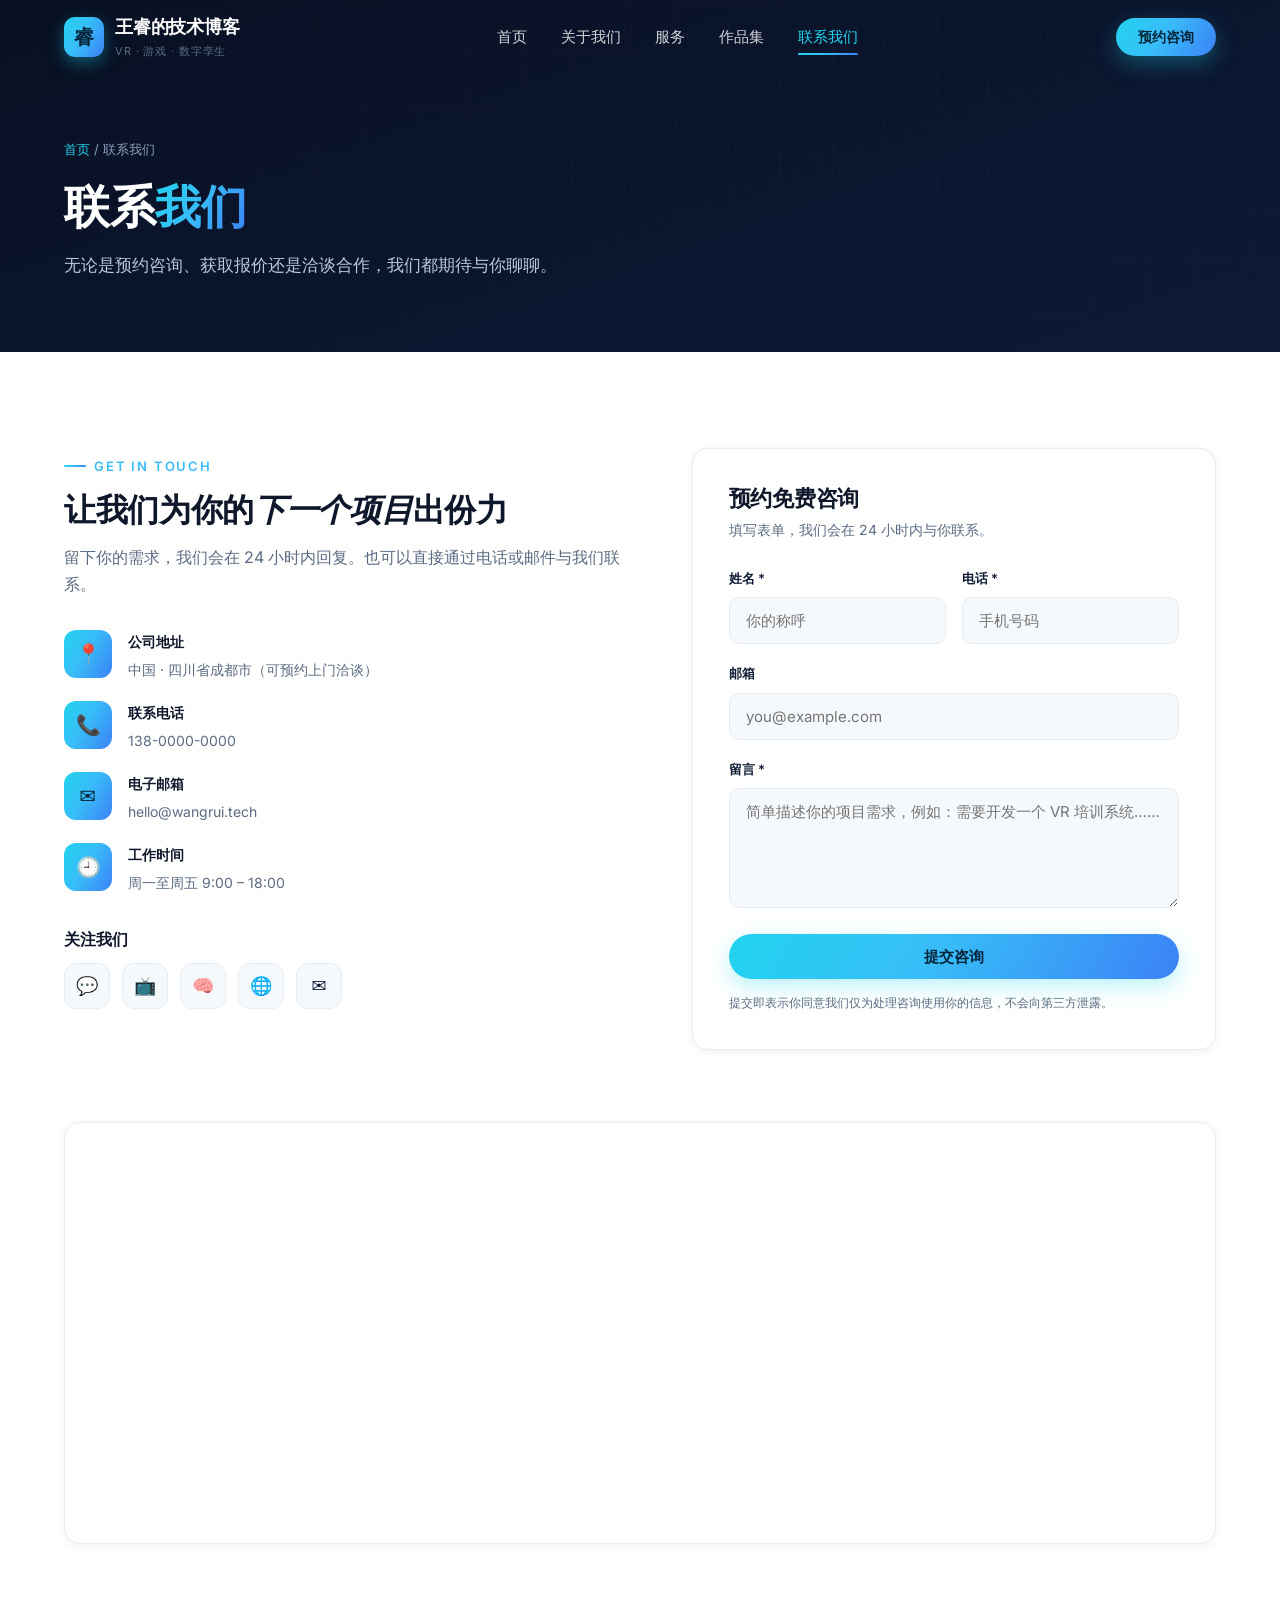
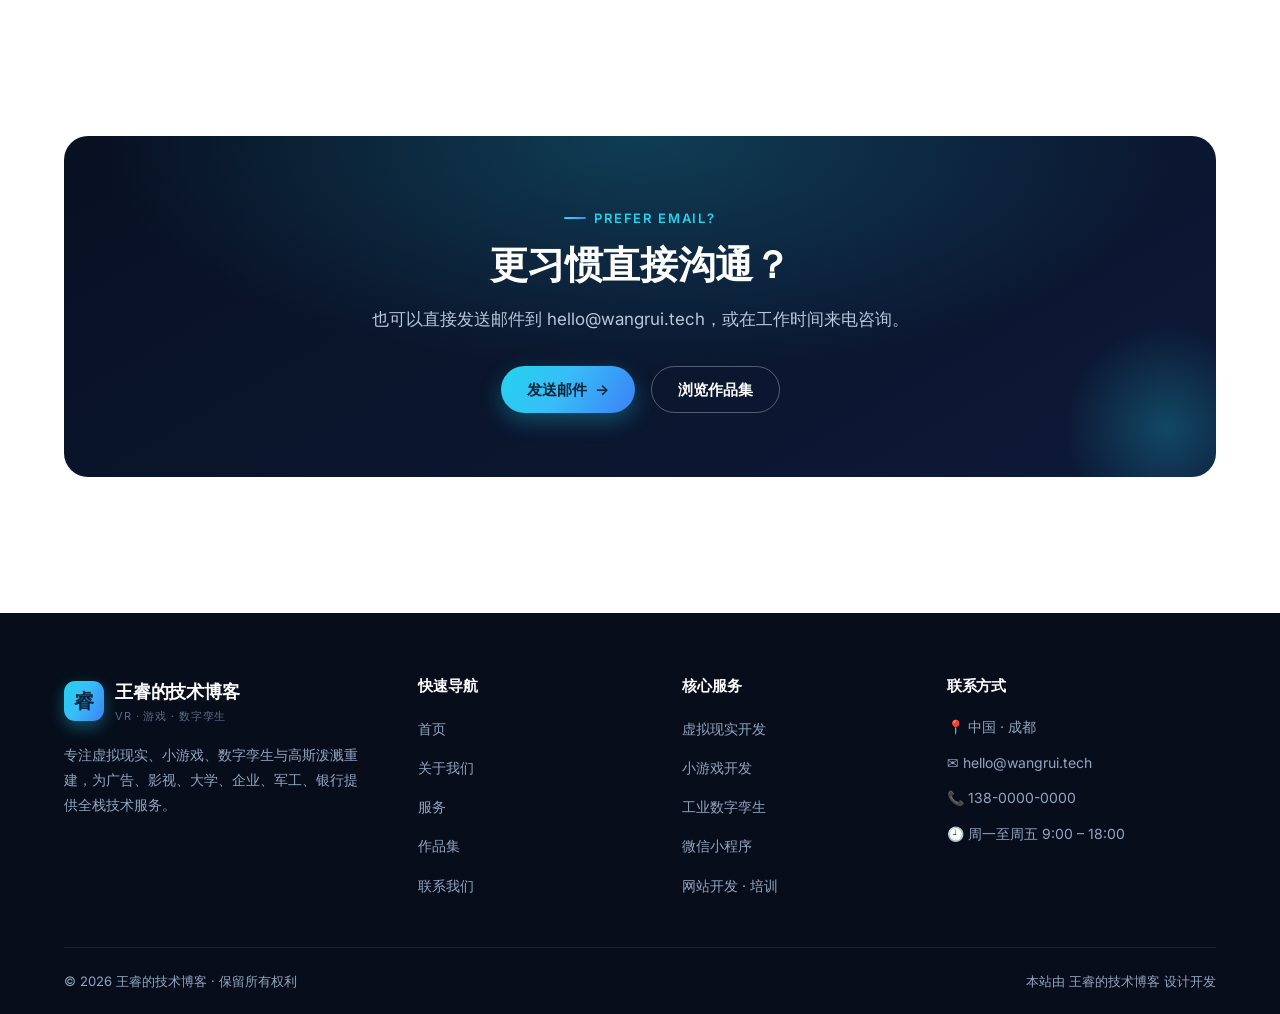
<file: contact.html>
<!DOCTYPE html>
<html lang="zh-CN">
<head>
  <meta charset="UTF-8">
  <meta name="viewport" content="width=device-width, initial-scale=1.0">
  <title>联系我们 | 王睿的技术博客 — 预约咨询与项目合作</title>
  <meta name="description" content="联系王睿的技术博客：预约免费咨询、获取虚拟现实 / 小游戏 / 数字孪生 / 网站开发方案与报价。电话、邮箱、在线表单多种方式，24 小时内回复。">
  <meta name="keywords" content="联系我们,虚拟现实咨询,小游戏开发报价,数字孪生合作,高斯泼溅,预约咨询,技术培训合作">
  <meta property="og:title" content="联系我们 | 王睿的技术博客">
  <meta property="og:type" content="website">
  <link rel="preconnect" href="https://fonts.googleapis.com">
  <link rel="preconnect" href="https://fonts.gstatic.com" crossorigin>
  <link href="https://fonts.googleapis.com/css2?family=Space+Grotesk:wght@400;500;600;700&family=Inter:wght@400;500;600;700&display=swap" rel="stylesheet">
  <link rel="stylesheet" href="assets/css/style.css">
</head>
<body>

  <!-- ===== 页眉 ===== -->
  <header class="site-header">
    <div class="container">
      <a href="index.html" class="logo" aria-label="王睿的技术博客 首页">
        <span class="logo-mark">睿</span>
        <span class="logo-text">王睿的技术博客<small>VR · 游戏 · 数字孪生</small></span>
      </a>
      <nav class="nav" aria-label="主导航">
        <a class="nav-link" href="index.html">首页</a>
        <a class="nav-link" href="about.html">关于我们</a>
        <a class="nav-link" href="services.html">服务</a>
        <a class="nav-link" href="listings.html">作品集</a>
        <a class="nav-link" href="contact.html">联系我们</a>
      </nav>
      <div class="header-cta">
        <a href="contact.html" class="btn btn-primary btn-header">预约咨询</a>
        <button class="nav-toggle" aria-label="打开菜单" aria-expanded="false"><span></span><span></span><span></span></button>
      </div>
    </div>
  </header>

  <div class="mobile-menu" aria-hidden="true">
    <a href="index.html">首页</a>
    <a href="about.html">关于我们</a>
    <a href="services.html">服务</a>
    <a href="listings.html">作品集</a>
    <a href="contact.html">联系我们</a>
    <a href="contact.html" class="btn btn-primary">预约咨询</a>
  </div>

  <main>
    <!-- ===== 页头 ===== -->
    <section class="page-hero">
      <div class="container">
        <div class="crumb"><a href="index.html">首页</a> / 联系我们</div>
        <h1>联系<em>我们</em></h1>
        <p>无论是预约咨询、获取报价还是洽谈合作，我们都期待与你聊聊。</p>
      </div>
    </section>

    <!-- ===== 联系区块 ===== -->
    <section class="section">
      <div class="container">
        <div class="contact-grid">
          <!-- 左侧信息 -->
          <div class="contact-info">
            <span class="eyebrow">Get In Touch</span>
            <h2>让我们为你的<em>下一个项目</em>出份力</h2>
            <p>留下你的需求，我们会在 24 小时内回复。也可以直接通过电话或邮件与我们联系。</p>

            <div class="info-list">
              <div class="info-item">
                <div class="ii">📍</div>
                <div><b>公司地址</b><span>中国 · 四川省成都市（可预约上门洽谈）</span></div>
              </div>
              <div class="info-item">
                <div class="ii">📞</div>
                <div><b>联系电话</b><a href="tel:+8613800000000">138-0000-0000</a></div>
              </div>
              <div class="info-item">
                <div class="ii">✉️</div>
                <div><b>电子邮箱</b><a href="mailto:hello@wangrui.tech">hello@wangrui.tech</a></div>
              </div>
              <div class="info-item">
                <div class="ii">🕘</div>
                <div><b>工作时间</b><span>周一至周五 9:00 – 18:00</span></div>
              </div>
            </div>

            <h3 style="font-size:16px;margin-bottom:14px;">关注我们</h3>
            <div class="socials">
              <a class="social-btn" href="#" aria-label="微信"><span>💬</span></a>
              <a class="social-btn" href="#" aria-label="哔哩哔哩"><span>📺</span></a>
              <a class="social-btn" href="#" aria-label="知乎"><span>🧠</span></a>
              <a class="social-btn" href="#" aria-label="微博"><span>🌐</span></a>
              <a class="social-btn" href="mailto:hello@wangrui.tech" aria-label="邮箱"><span>✉️</span></a>
            </div>
          </div>

          <!-- 右侧表单 -->
          <div class="form-card">
            <h3>预约免费咨询</h3>
            <p class="fc-sub">填写表单，我们会在 24 小时内与你联系。</p>
            <form id="contact-form" novalidate>
              <div class="form-row">
                <div class="field">
                  <label for="name">姓名 *</label>
                  <input type="text" id="name" name="name" placeholder="你的称呼" required>
                </div>
                <div class="field">
                  <label for="phone">电话 *</label>
                  <input type="tel" id="phone" name="phone" placeholder="手机号码" required>
                </div>
              </div>
              <div class="field">
                <label for="email">邮箱</label>
                <input type="email" id="email" name="email" placeholder="you@example.com">
              </div>
              <div class="field">
                <label for="message">留言 *</label>
                <textarea id="message" name="message" placeholder="简单描述你的项目需求，例如：需要开发一个 VR 培训系统……" required></textarea>
              </div>
              <button type="submit" class="btn btn-primary" style="width:100%;">提交咨询</button>
              <p class="form-note">提交即表示你同意我们仅为处理咨询使用你的信息，不会向第三方泄露。</p>
              <div class="form-success" id="form-success">✅ 提交成功！我们会在 24 小时内与你联系。</div>
            </form>
          </div>
        </div>

        <!-- ===== 地图 ===== -->
        <div class="map-wrap">
          <iframe
            title="公司位置地图"
            src="https://www.openstreetmap.org/export/embed.html?bbox=103.95%2C30.55%2C104.15%2C30.72&layer=mapnik&marker=30.66%2C104.06"
            loading="lazy"
            referrerpolicy="no-referrer-when-downgrade"
            allowfullscreen></iframe>
        </div>
      </div>
    </section>

    <!-- ===== CTA ===== -->
    <section class="section">
      <div class="container">
        <div class="cta-band">
          <span class="eyebrow on-dark" style="justify-content:center">Prefer Email?</span>
          <h2>更习惯直接沟通？</h2>
          <p>也可以直接发送邮件到 hello@wangrui.tech，或在工作时间来电咨询。</p>
          <div class="hero-cta">
            <a href="mailto:hello@wangrui.tech" class="btn btn-primary">发送邮件 <span class="arr">→</span></a>
            <a href="listings.html" class="btn btn-ghost">浏览作品集</a>
          </div>
        </div>
      </div>
    </section>
  </main>

  <!-- ===== 页脚 ===== -->
  <footer class="site-footer">
    <div class="container">
      <div class="footer-top">
        <div class="footer-brand">
          <a href="index.html" class="logo" aria-label="王睿的技术博客">
            <span class="logo-mark">睿</span>
            <span class="logo-text">王睿的技术博客<small style="color:#5b6b83">VR · 游戏 · 数字孪生</small></span>
          </a>
          <p>专注虚拟现实、小游戏、数字孪生与高斯泼溅重建，为广告、影视、大学、企业、军工、银行提供全栈技术服务。</p>
        </div>
        <div class="footer-col">
          <h4>快速导航</h4>
          <ul>
            <li><a href="index.html">首页</a></li>
            <li><a href="about.html">关于我们</a></li>
            <li><a href="services.html">服务</a></li>
            <li><a href="listings.html">作品集</a></li>
            <li><a href="contact.html">联系我们</a></li>
          </ul>
        </div>
        <div class="footer-col">
          <h4>核心服务</h4>
          <ul>
            <li><a href="services.html">虚拟现实开发</a></li>
            <li><a href="services.html">小游戏开发</a></li>
            <li><a href="services.html">工业数字孪生</a></li>
            <li><a href="services.html">微信小程序</a></li>
            <li><a href="services.html">网站开发 · 培训</a></li>
          </ul>
        </div>
        <div class="footer-col">
          <h4>联系方式</h4>
          <div class="f-info">
            <span>📍 中国 · 成都</span>
            <a href="mailto:hello@wangrui.tech">✉️ hello@wangrui.tech</a>
            <a href="tel:+8613800000000">📞 138-0000-0000</a>
            <span>🕘 周一至周五 9:00 – 18:00</span>
          </div>
        </div>
      </div>
      <div class="footer-bottom">
        <span>© 2026 王睿的技术博客 · 保留所有权利</span>
        <span>本站由 王睿的技术博客 设计开发</span>
      </div>
    </div>
  </footer>

  <script src="assets/js/main.js"></script>
</body>
</html>
</file>
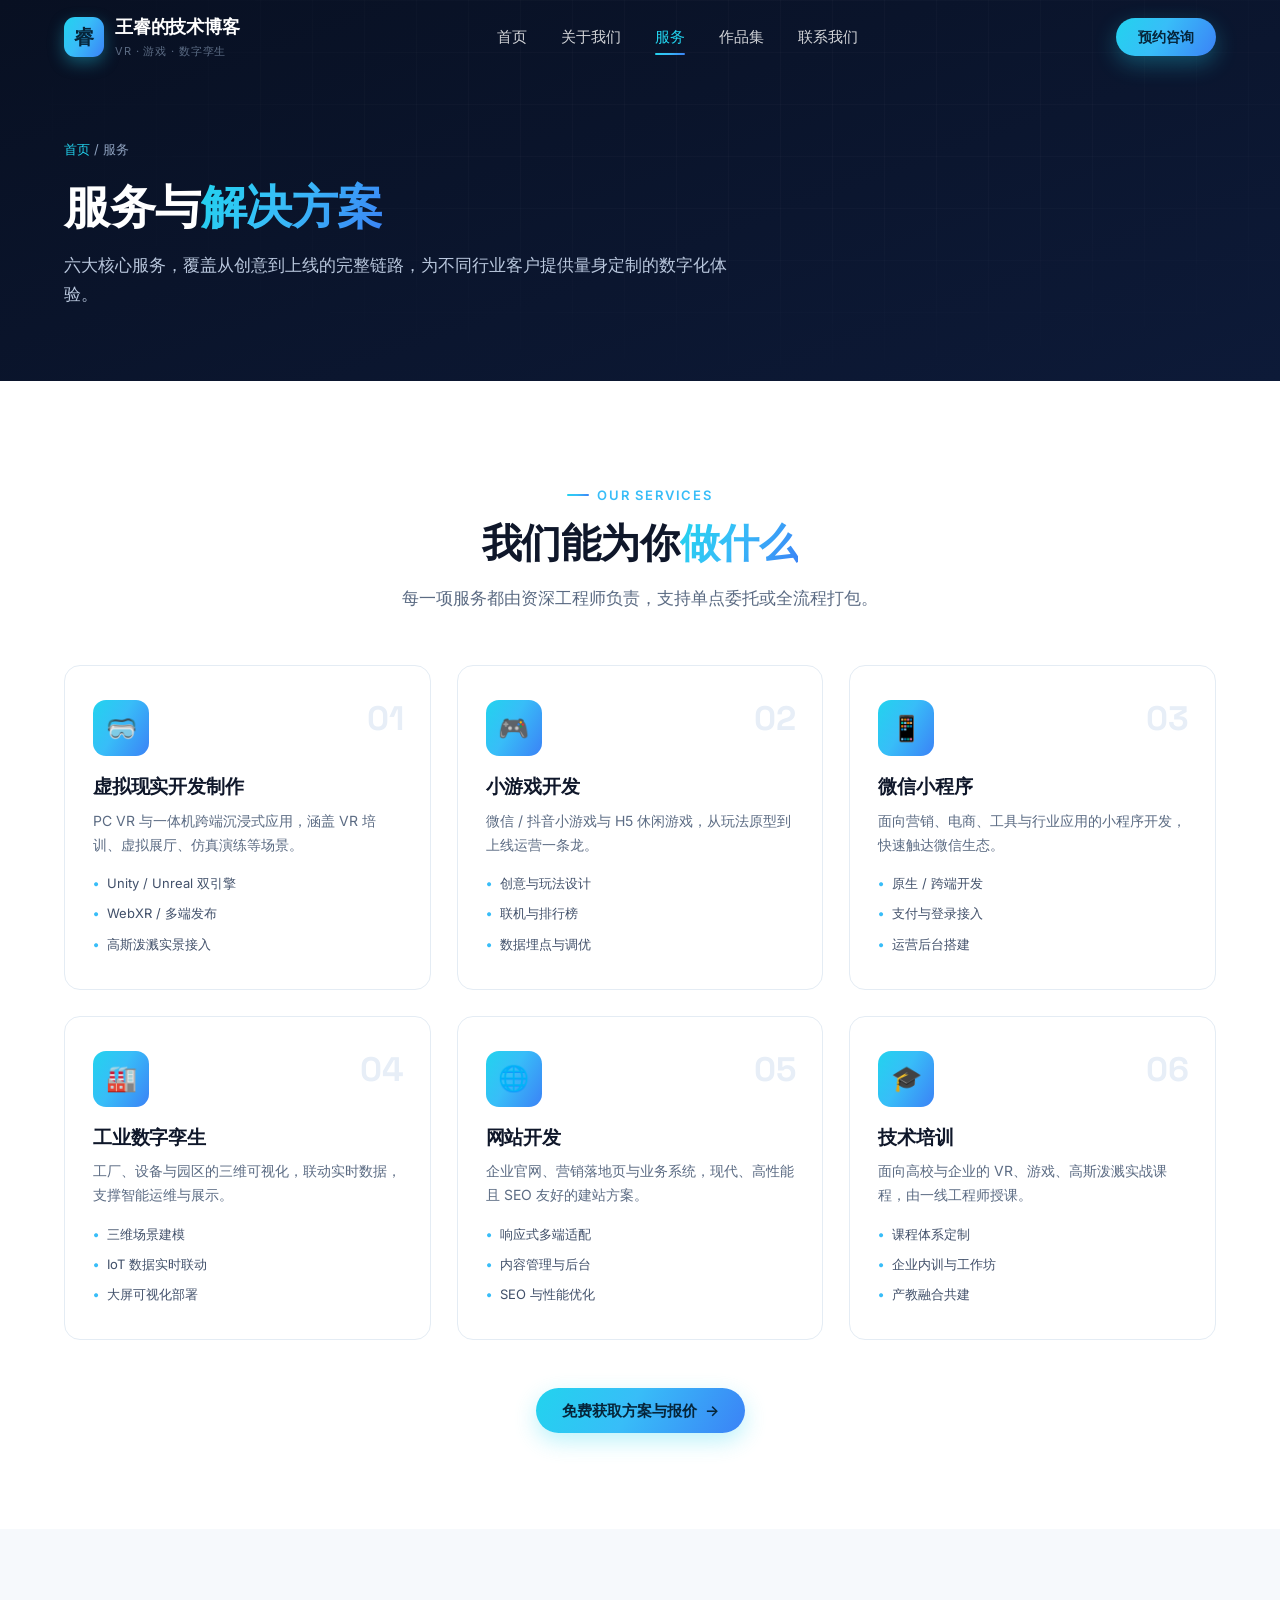
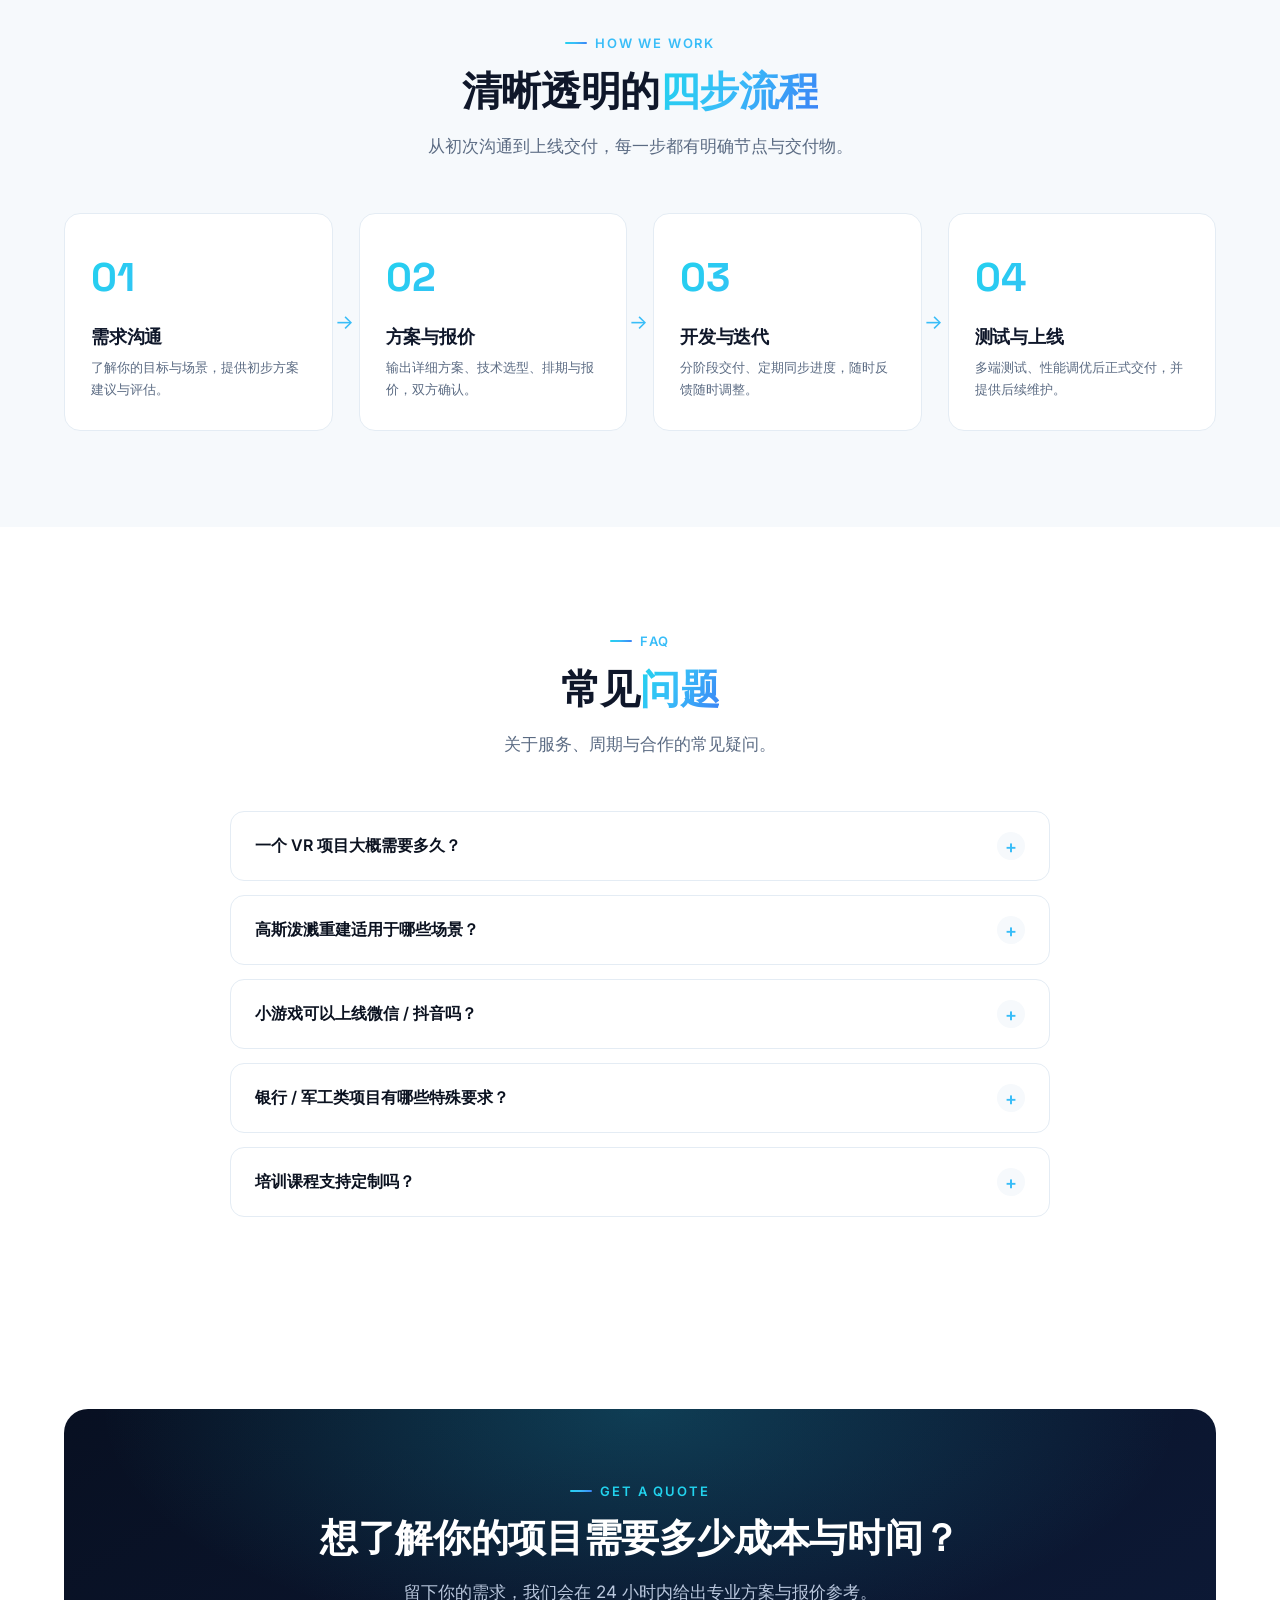
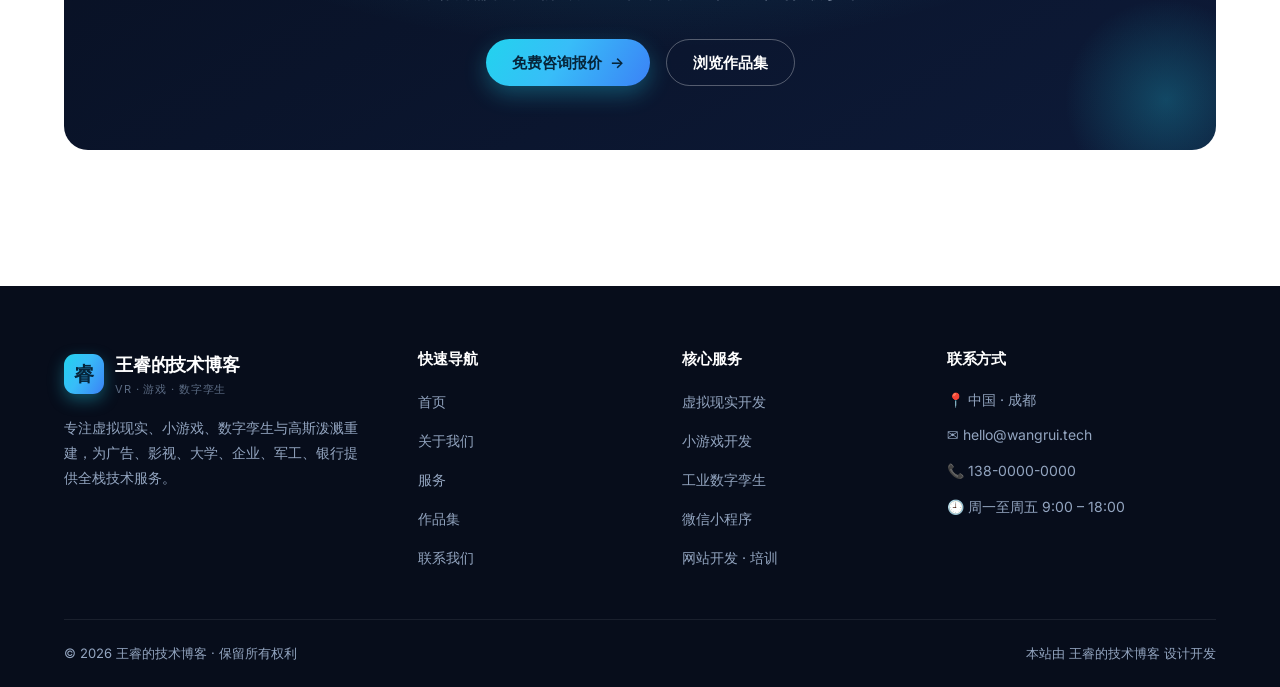
<file: services.html>
<!DOCTYPE html>
<html lang="zh-CN">
<head>
  <meta charset="UTF-8">
  <meta name="viewport" content="width=device-width, initial-scale=1.0">
  <title>服务与解决方案 | 王睿的技术博客 — 虚拟现实 · 小游戏 · 数字孪生 · 培训</title>
  <meta name="description" content="王睿的技术博客提供虚拟现实开发制作、小游戏开发、微信小程序、工业数字孪生、网站开发与技术培训六大服务，服务广告、影视、大学、企业、军工、银行，流程透明、交付有保障。">
  <meta name="keywords" content="虚拟现实开发,小游戏开发,微信小程序,工业数字孪生,网站开发,高斯泼溅,技术培训,数字孪生开发">
  <meta property="og:title" content="服务与解决方案 | 王睿的技术博客">
  <meta property="og:type" content="website">
  <link rel="preconnect" href="https://fonts.googleapis.com">
  <link rel="preconnect" href="https://fonts.gstatic.com" crossorigin>
  <link href="https://fonts.googleapis.com/css2?family=Space+Grotesk:wght@400;500;600;700&family=Inter:wght@400;500;600;700&display=swap" rel="stylesheet">
  <link rel="stylesheet" href="assets/css/style.css">
</head>
<body>

  <!-- ===== 页眉 ===== -->
  <header class="site-header">
    <div class="container">
      <a href="index.html" class="logo" aria-label="王睿的技术博客 首页">
        <span class="logo-mark">睿</span>
        <span class="logo-text">王睿的技术博客<small>VR · 游戏 · 数字孪生</small></span>
      </a>
      <nav class="nav" aria-label="主导航">
        <a class="nav-link" href="index.html">首页</a>
        <a class="nav-link" href="about.html">关于我们</a>
        <a class="nav-link" href="services.html">服务</a>
        <a class="nav-link" href="listings.html">作品集</a>
        <a class="nav-link" href="contact.html">联系我们</a>
      </nav>
      <div class="header-cta">
        <a href="contact.html" class="btn btn-primary btn-header">预约咨询</a>
        <button class="nav-toggle" aria-label="打开菜单" aria-expanded="false"><span></span><span></span><span></span></button>
      </div>
    </div>
  </header>

  <div class="mobile-menu" aria-hidden="true">
    <a href="index.html">首页</a>
    <a href="about.html">关于我们</a>
    <a href="services.html">服务</a>
    <a href="listings.html">作品集</a>
    <a href="contact.html">联系我们</a>
    <a href="contact.html" class="btn btn-primary">预约咨询</a>
  </div>

  <main>
    <!-- ===== 页头 ===== -->
    <section class="page-hero">
      <div class="container">
        <div class="crumb"><a href="index.html">首页</a> / 服务</div>
        <h1>服务与<em>解决方案</em></h1>
        <p>六大核心服务，覆盖从创意到上线的完整链路，为不同行业客户提供量身定制的数字化体验。</p>
      </div>
    </section>

    <!-- ===== 服务网格 ===== -->
    <section class="section">
      <div class="container">
        <div class="section-head center">
          <span class="eyebrow">Our Services</span>
          <h2 class="section-title">我们能为你<em>做什么</em></h2>
          <p class="section-sub">每一项服务都由资深工程师负责，支持单点委托或全流程打包。</p>
        </div>
        <div class="service-grid">
          <article class="svc-item">
            <span class="num">01</span>
            <div class="si">🥽</div>
            <h3>虚拟现实开发制作</h3>
            <p>PC VR 与一体机跨端沉浸式应用，涵盖 VR 培训、虚拟展厅、仿真演练等场景。</p>
            <ul>
              <li>Unity / Unreal 双引擎</li>
              <li>WebXR / 多端发布</li>
              <li>高斯泼溅实景接入</li>
            </ul>
          </article>
          <article class="svc-item">
            <span class="num">02</span>
            <div class="si">🎮</div>
            <h3>小游戏开发</h3>
            <p>微信 / 抖音小游戏与 H5 休闲游戏，从玩法原型到上线运营一条龙。</p>
            <ul>
              <li>创意与玩法设计</li>
              <li>联机与排行榜</li>
              <li>数据埋点与调优</li>
            </ul>
          </article>
          <article class="svc-item">
            <span class="num">03</span>
            <div class="si">📱</div>
            <h3>微信小程序</h3>
            <p>面向营销、电商、工具与行业应用的小程序开发，快速触达微信生态。</p>
            <ul>
              <li>原生 / 跨端开发</li>
              <li>支付与登录接入</li>
              <li>运营后台搭建</li>
            </ul>
          </article>
          <article class="svc-item">
            <span class="num">04</span>
            <div class="si">🏭</div>
            <h3>工业数字孪生</h3>
            <p>工厂、设备与园区的三维可视化，联动实时数据，支撑智能运维与展示。</p>
            <ul>
              <li>三维场景建模</li>
              <li>IoT 数据实时联动</li>
              <li>大屏可视化部署</li>
            </ul>
          </article>
          <article class="svc-item">
            <span class="num">05</span>
            <div class="si">🌐</div>
            <h3>网站开发</h3>
            <p>企业官网、营销落地页与业务系统，现代、高性能且 SEO 友好的建站方案。</p>
            <ul>
              <li>响应式多端适配</li>
              <li>内容管理与后台</li>
              <li>SEO 与性能优化</li>
            </ul>
          </article>
          <article class="svc-item">
            <span class="num">06</span>
            <div class="si">🎓</div>
            <h3>技术培训</h3>
            <p>面向高校与企业的 VR、游戏、高斯泼溅实战课程，由一线工程师授课。</p>
            <ul>
              <li>课程体系定制</li>
              <li>企业内训与工作坊</li>
              <li>产教融合共建</li>
            </ul>
          </article>
        </div>
        <div class="section-cta">
          <a href="contact.html" class="btn btn-primary">免费获取方案与报价 <span class="arr">→</span></a>
        </div>
      </div>
    </section>

    <!-- ===== 操作流程 ===== -->
    <section class="section bg-soft">
      <div class="container">
        <div class="section-head center">
          <span class="eyebrow">How We Work</span>
          <h2 class="section-title">清晰透明的<em>四步流程</em></h2>
          <p class="section-sub">从初次沟通到上线交付，每一步都有明确节点与交付物。</p>
        </div>
        <div class="steps">
          <div class="step">
            <h3>需求沟通</h3>
            <p>了解你的目标与场景，提供初步方案建议与评估。</p>
            <span class="step-arrow">→</span>
          </div>
          <div class="step">
            <h3>方案与报价</h3>
            <p>输出详细方案、技术选型、排期与报价，双方确认。</p>
            <span class="step-arrow">→</span>
          </div>
          <div class="step">
            <h3>开发与迭代</h3>
            <p>分阶段交付、定期同步进度，随时反馈随时调整。</p>
            <span class="step-arrow">→</span>
          </div>
          <div class="step">
            <h3>测试与上线</h3>
            <p>多端测试、性能调优后正式交付，并提供后续维护。</p>
          </div>
        </div>
      </div>
    </section>

    <!-- ===== FAQ ===== -->
    <section class="section">
      <div class="container">
        <div class="section-head center">
          <span class="eyebrow">FAQ</span>
          <h2 class="section-title">常见<em>问题</em></h2>
          <p class="section-sub">关于服务、周期与合作的常见疑问。</p>
        </div>
        <div class="faq">
          <div class="faq-item">
            <button class="faq-q">一个 VR 项目大概需要多久？<span class="faq-ic">+</span></button>
            <div class="faq-a"><p>取决于项目复杂度。简单的 VR 展示约 2–4 周，包含培训模拟与交互的完整项目通常 4–10 周。我们会在方案阶段给出明确排期。</p></div>
          </div>
          <div class="faq-item">
            <button class="faq-q">高斯泼溅重建适用于哪些场景？<span class="faq-ic">+</span></button>
            <div class="faq-a"><p>适用于需要还原真实场景的展示，如房产展厅、文博数字化、工业现场重建、影视虚拟制片等。我们提供从实拍采集到模型重建的一站式服务。</p></div>
          </div>
          <div class="faq-item">
            <button class="faq-q">小游戏可以上线微信 / 抖音吗？<span class="faq-ic">+</span></button>
            <div class="faq-a"><p>可以。我们熟悉微信与抖音小游戏的提审、备案与发布规范，可协助你完成从开发到上线的全流程，并规避常见驳回问题。</p></div>
          </div>
          <div class="faq-item">
            <button class="faq-q">银行 / 军工类项目有哪些特殊要求？<span class="faq-ic">+</span></button>
            <div class="faq-a"><p>我们具备服务严肃行业的安全与合规经验，包括权限管理、数据脱敏、内网部署与审计要求，可按你的规范定制开发流程。</p></div>
          </div>
          <div class="faq-item">
            <button class="faq-q">培训课程支持定制吗？<span class="faq-ic">+</span></button>
            <div class="faq-a"><p>支持。我们可以根据高校专业方向或企业技术栈定制课程大纲，提供线上 / 线下、短期工作坊 / 系统课程等多种形式。</p></div>
          </div>
        </div>
      </div>
    </section>

    <!-- ===== CTA ===== -->
    <section class="section">
      <div class="container">
        <div class="cta-band">
          <span class="eyebrow on-dark" style="justify-content:center">Get a Quote</span>
          <h2>想了解你的项目需要多少成本与时间？</h2>
          <p>留下你的需求，我们会在 24 小时内给出专业方案与报价参考。</p>
          <div class="hero-cta">
            <a href="contact.html" class="btn btn-primary">免费咨询报价 <span class="arr">→</span></a>
            <a href="listings.html" class="btn btn-ghost">浏览作品集</a>
          </div>
        </div>
      </div>
    </section>
  </main>

  <!-- ===== 页脚 ===== -->
  <footer class="site-footer">
    <div class="container">
      <div class="footer-top">
        <div class="footer-brand">
          <a href="index.html" class="logo" aria-label="王睿的技术博客">
            <span class="logo-mark">睿</span>
            <span class="logo-text">王睿的技术博客<small style="color:#5b6b83">VR · 游戏 · 数字孪生</small></span>
          </a>
          <p>专注虚拟现实、小游戏、数字孪生与高斯泼溅重建，为广告、影视、大学、企业、军工、银行提供全栈技术服务。</p>
        </div>
        <div class="footer-col">
          <h4>快速导航</h4>
          <ul>
            <li><a href="index.html">首页</a></li>
            <li><a href="about.html">关于我们</a></li>
            <li><a href="services.html">服务</a></li>
            <li><a href="listings.html">作品集</a></li>
            <li><a href="contact.html">联系我们</a></li>
          </ul>
        </div>
        <div class="footer-col">
          <h4>核心服务</h4>
          <ul>
            <li><a href="services.html">虚拟现实开发</a></li>
            <li><a href="services.html">小游戏开发</a></li>
            <li><a href="services.html">工业数字孪生</a></li>
            <li><a href="services.html">微信小程序</a></li>
            <li><a href="services.html">网站开发 · 培训</a></li>
          </ul>
        </div>
        <div class="footer-col">
          <h4>联系方式</h4>
          <div class="f-info">
            <span>📍 中国 · 成都</span>
            <a href="mailto:hello@wangrui.tech">✉️ hello@wangrui.tech</a>
            <a href="tel:+8613800000000">📞 138-0000-0000</a>
            <span>🕘 周一至周五 9:00 – 18:00</span>
          </div>
        </div>
      </div>
      <div class="footer-bottom">
        <span>© 2026 王睿的技术博客 · 保留所有权利</span>
        <span>本站由 王睿的技术博客 设计开发</span>
      </div>
    </div>
  </footer>

  <script src="assets/js/main.js"></script>
</body>
</html>
</file>
<file: assets/css/style.css>
/* ============================================================
   王睿的技术博客 — 全站设计系统
   主题: 现代 · 简洁 · 专业 (深夜海军蓝 + 电光青)
   ============================================================ */

:root {
  /* 品牌色板 */
  --ink: #0b1220;          /* 深海军蓝 - 深色区/主视觉 */
  --ink-2: #101c36;        /* 面板海军蓝 */
  --ink-3: #16233f;        /* 更深卡片 */
  --cyan: #22d3ee;         /* 电光青 - 主强调 */
  --sky: #38bdf8;          /* 天蓝 - 次强调 */
  --blue: #3b82f6;         /* 蓝 */
  --grad: linear-gradient(120deg, #22d3ee 0%, #38bdf8 45%, #3b82f6 100%);
  --light: #f6f9fc;        /* 浅底 */
  --white: #ffffff;
  --text: #0f172a;         /* 正文深色 */
  --muted: #5b6b83;        /* 次要文字 */
  --line: #e4ecf4;         /* 分隔线 */
  --amber: #f59e0b;

  /* 字体 */
  --font-d: 'Space Grotesk', 'Inter', 'PingFang SC', 'Microsoft YaHei', sans-serif;
  --font-b: 'Inter', 'PingFang SC', 'Microsoft YaHei', system-ui, sans-serif;

  /* 尺寸 */
  --maxw: 1200px;
  --radius: 16px;
  --radius-sm: 10px;
  --shadow-sm: 0 2px 10px rgba(11, 18, 32, .06);
  --shadow-md: 0 12px 30px rgba(11, 18, 32, .10);
  --shadow-lg: 0 24px 60px rgba(11, 18, 32, .16);
  --header-h: 74px;
}

* { margin: 0; padding: 0; box-sizing: border-box; }

html { scroll-behavior: smooth; -webkit-text-size-adjust: 100%; }

body {
  font-family: var(--font-b);
  color: var(--text);
  background: var(--white);
  line-height: 1.7;
  font-size: 16px;
  -webkit-font-smoothing: antialiased;
  overflow-x: hidden;
}

img { max-width: 100%; display: block; }
a { color: inherit; text-decoration: none; }
ul { list-style: none; }
button { font-family: inherit; cursor: pointer; border: none; background: none; }

.container { width: 100%; max-width: var(--maxw); margin: 0 auto; padding: 0 24px; }

::selection { background: rgba(34, 211, 238, .28); }

/* ---------- 排版 ---------- */
h1, h2, h3, h4 { font-family: var(--font-d); font-weight: 700; line-height: 1.2; letter-spacing: -.01em; }

.eyebrow {
  display: inline-flex; align-items: center; gap: 8px;
  font-size: 13px; font-weight: 600; letter-spacing: .14em; text-transform: uppercase;
  color: var(--sky); margin-bottom: 14px;
}
.eyebrow::before { content: ""; width: 22px; height: 2px; background: var(--grad); border-radius: 2px; }
.eyebrow.on-dark { color: var(--cyan); }

.section { padding: 96px 0; }
.section-head { max-width: 720px; margin-bottom: 52px; }
.section-head.center { margin-left: auto; margin-right: auto; text-align: center; }
.section-head.center .eyebrow { justify-content: center; }
.section-title { font-size: clamp(28px, 4vw, 40px); margin-bottom: 16px; }
.section-title em { font-style: normal; background: var(--grad); -webkit-background-clip: text; background-clip: text; color: transparent; }
.section-sub { color: var(--muted); font-size: 17px; }

/* ---------- 按钮 ---------- */
.btn {
  display: inline-flex; align-items: center; justify-content: center; gap: 8px;
  font-weight: 600; font-size: 15px; line-height: 1;
  padding: 15px 26px; border-radius: 60px; transition: .28s ease;
  white-space: nowrap;
}
.btn .arr { transition: transform .28s ease; }
.btn:hover .arr { transform: translateX(4px); }
.btn-primary { background: var(--grad); color: #06253a; box-shadow: 0 8px 22px rgba(34, 211, 238, .30); }
.btn-primary:hover { box-shadow: 0 12px 30px rgba(34, 211, 238, .45); transform: translateY(-2px); }
.btn-ghost { background: transparent; color: var(--white); border: 1px solid rgba(255,255,255,.30); }
.btn-ghost:hover { border-color: var(--cyan); color: var(--cyan); transform: translateY(-2px); }
.btn-ghost-dark { background: transparent; color: var(--ink); border: 1px solid var(--line); }
.btn-ghost-dark:hover { border-color: var(--cyan); color: var(--sky); transform: translateY(-2px); }
.btn-light { background: var(--white); color: var(--ink); box-shadow: var(--shadow-sm); }
.btn-light:hover { transform: translateY(-2px); box-shadow: var(--shadow-md); }

/* ============================================================
   页眉
   ============================================================ */
.site-header {
  position: fixed; top: 0; left: 0; right: 0; z-index: 100;
  height: var(--header-h);
  display: flex; align-items: center;
  transition: background .35s ease, box-shadow .35s ease, border-color .35s ease;
  border-bottom: 1px solid transparent;
}
.site-header.scrolled {
  background: rgba(255,255,255,.92);
  backdrop-filter: blur(14px);
  -webkit-backdrop-filter: blur(14px);
  border-bottom-color: var(--line);
  box-shadow: 0 4px 20px rgba(11,18,32,.06);
}
.site-header .container { display: flex; align-items: center; justify-content: space-between; gap: 24px; }

.logo { display: flex; align-items: center; gap: 11px; }
.logo-mark {
  width: 40px; height: 40px; border-radius: 11px; background: var(--grad);
  display: grid; place-items: center; color: #06253a; font-family: var(--font-d);
  font-weight: 700; font-size: 20px; box-shadow: 0 6px 16px rgba(34,211,238,.35);
}
.logo-text { font-family: var(--font-d); font-weight: 700; font-size: 18px; color: var(--white); transition: color .3s; letter-spacing: -.01em; }
.logo-text small { display: block; font-family: var(--font-b); font-weight: 400; font-size: 11px; color: var(--muted); letter-spacing: .08em; }
.site-header.scrolled .logo-text { color: var(--ink); }

.nav { display: flex; align-items: center; gap: 34px; }
.nav a.nav-link {
  position: relative; font-weight: 500; font-size: 15px; color: rgba(255,255,255,.82);
  transition: color .25s; padding: 6px 0;
}
.site-header.scrolled .nav a.nav-link { color: #3a465c; }
.nav a.nav-link::after {
  content: ""; position: absolute; left: 0; bottom: 0; height: 2px; width: 0;
  background: var(--grad); border-radius: 2px; transition: width .28s ease;
}
.nav a.nav-link:hover, .nav a.nav-link.active { color: var(--cyan); }
.site-header.scrolled .nav a.nav-link:hover, .site-header.scrolled .nav a.nav-link.active { color: var(--sky); }
.nav a.nav-link:hover::after, .nav a.nav-link.active::after { width: 100%; }

.header-cta { display: flex; align-items: center; gap: 14px; }
.btn-header { padding: 12px 22px; font-size: 14px; }

/* 移动端汉堡 */
.nav-toggle {
  display: none; width: 44px; height: 44px; border-radius: 10px;
  flex-direction: column; align-items: center; justify-content: center; gap: 5px;
  background: rgba(255,255,255,.08); border: 1px solid rgba(255,255,255,.16);
}
.site-header.scrolled .nav-toggle { background: var(--light); border-color: var(--line); }
.nav-toggle span { display: block; width: 20px; height: 2px; background: var(--white); border-radius: 2px; transition: .3s; }
.site-header.scrolled .nav-toggle span { background: var(--ink); }
.nav-toggle.open span:nth-child(1) { transform: translateY(7px) rotate(45deg); }
.nav-toggle.open span:nth-child(2) { opacity: 0; }
.nav-toggle.open span:nth-child(3) { transform: translateY(-7px) rotate(-45deg); }

/* 移动端菜单 */
.mobile-menu {
  position: fixed; inset: 0; z-index: 99;
  background: rgba(8, 15, 30, .98);
  display: flex; flex-direction: column; align-items: center; justify-content: center; gap: 6px;
  opacity: 0; visibility: hidden; transition: .35s ease;
}
.mobile-menu.open { opacity: 1; visibility: visible; }
.mobile-menu a {
  font-family: var(--font-d); font-size: 26px; font-weight: 600; color: #e8f1fb;
  padding: 14px 20px; transition: color .25s;
}
.mobile-menu a:hover, .mobile-menu a.active { color: var(--cyan); }
.mobile-menu .btn { margin-top: 22px; }

/* ============================================================
   首页 Hero
   ============================================================ */
.hero {
  position: relative; color: var(--white);
  background: radial-gradient(1200px 600px at 80% -10%, rgba(34,211,238,.22), transparent 60%),
              radial-gradient(900px 520px at 10% 20%, rgba(59,130,246,.20), transparent 55%),
              linear-gradient(160deg, #081022 0%, #0d1a38 55%, #101c36 100%);
  padding: calc(var(--header-h) + 70px) 0 90px; overflow: hidden;
}
.hero::before {
  content: ""; position: absolute; inset: 0; opacity: .5; pointer-events: none;
  background-image:
    linear-gradient(rgba(255,255,255,.05) 1px, transparent 1px),
    linear-gradient(90deg, rgba(255,255,255,.05) 1px, transparent 1px);
  background-size: 56px 56px;
  mask-image: radial-gradient(ellipse at 50% 40%, #000 30%, transparent 75%);
  -webkit-mask-image: radial-gradient(ellipse at 50% 40%, #000 30%, transparent 75%);
}
.hero .container { position: relative; z-index: 2; display: grid; grid-template-columns: 1.05fr .95fr; gap: 60px; align-items: center; }

.hero-badge {
  display: inline-flex; align-items: center; gap: 9px;
  background: rgba(34,211,238,.12); border: 1px solid rgba(34,211,238,.30);
  color: var(--cyan); font-size: 13px; font-weight: 500; padding: 8px 16px; border-radius: 60px; margin-bottom: 26px;
}
.hero-badge .dot { width: 8px; height: 8px; border-radius: 50%; background: var(--cyan); box-shadow: 0 0 0 0 rgba(34,211,238,.6); animation: pulse 2s infinite; }
@keyframes pulse { 0% { box-shadow: 0 0 0 0 rgba(34,211,238,.5);} 70% { box-shadow: 0 0 0 9px rgba(34,211,238,0);} 100% { box-shadow: 0 0 0 0 rgba(34,211,238,0);} }

.hero h1 {
  font-size: clamp(34px, 5vw, 58px); line-height: 1.08; margin-bottom: 24px; letter-spacing: -.02em;
}
.hero h1 em { font-style: normal; background: var(--grad); -webkit-background-clip: text; background-clip: text; color: transparent; }
.hero p.lead { color: #b9c7dd; font-size: 18px; max-width: 540px; margin-bottom: 36px; }
.hero-cta { display: flex; flex-wrap: wrap; gap: 16px; margin-bottom: 44px; }

.hero-stats { display: flex; gap: 44px; flex-wrap: wrap; }
.hero-stats .stat .num { font-family: var(--font-d); font-weight: 700; font-size: 30px; background: var(--grad); -webkit-background-clip: text; background-clip: text; color: transparent; }
.hero-stats .stat .lbl { font-size: 13px; color: #93a5c0; margin-top: 2px; }

/* Hero 视觉卡 */
.hero-visual { position: relative; }
.hero-card {
  position: relative; background: rgba(22,35,63,.72); border: 1px solid rgba(255,255,255,.10);
  border-radius: 22px; padding: 22px; backdrop-filter: blur(6px);
  box-shadow: var(--shadow-lg);
}
.hero-card .vc-media { border-radius: 14px; overflow: hidden; aspect-ratio: 4/3; }
.hero-card .vc-media img { width: 100%; height: 100%; object-fit: cover; }
.hero-card .vc-foot { display: flex; justify-content: space-between; align-items: center; padding-top: 16px; }
.hero-card .vc-foot strong { font-family: var(--font-d); color: #e8f1fb; font-size: 14px; }
.hero-card .vc-foot span { color: var(--cyan); font-size: 13px; }

.float-chip {
  position: absolute; background: var(--white); color: var(--ink);
  border-radius: 14px; box-shadow: var(--shadow-lg); padding: 14px 18px;
  display: flex; align-items: center; gap: 12px; font-family: var(--font-d); font-weight: 600; font-size: 14px;
  animation: float 5s ease-in-out infinite;
}
.float-chip .ic { width: 38px; height: 38px; border-radius: 10px; display: grid; place-items: center; background: var(--grad); color: #06253a; font-size: 19px; }
.float-chip small { display: block; font-family: var(--font-b); font-weight: 400; color: var(--muted); font-size: 11px; }
.chip-1 { top: -22px; left: -30px; }
.chip-2 { bottom: 24px; right: -26px; animation-delay: 1.6s; }
@keyframes float { 0%,100% { transform: translateY(0);} 50% { transform: translateY(-10px);} }

/* ---------- 信任背书条 ---------- */
.trust-bar { border-bottom: 1px solid var(--line); background: var(--white); }
.trust-inner { display: flex; flex-wrap: wrap; align-items: center; justify-content: space-between; gap: 18px; padding: 26px 0; }
.trust-inner .t-label { font-size: 13px; color: var(--muted); font-weight: 600; letter-spacing: .08em; text-transform: uppercase; }
.trust-tags { display: flex; flex-wrap: wrap; gap: 12px; }
.trust-tag {
  display: inline-flex; align-items: center; gap: 8px; padding: 9px 18px; border-radius: 60px;
  background: var(--light); border: 1px solid var(--line); color: var(--ink-2);
  font-weight: 600; font-size: 14px; transition: .25s;
}
.trust-tag:hover { border-color: var(--sky); color: var(--sky); transform: translateY(-2px); }
.trust-tag .tg { color: var(--sky); font-size: 15px; }

/* ---------- 三核心优势 ---------- */
.advantage-grid { display: grid; grid-template-columns: repeat(3, 1fr); gap: 26px; }
.advantage {
  background: var(--white); border: 1px solid var(--line); border-radius: var(--radius);
  padding: 36px 30px; transition: .3s ease; position: relative; overflow: hidden;
}
.advantage::before { content: ""; position: absolute; top: 0; left: 0; right: 0; height: 3px; background: var(--grad); transform: scaleX(0); transform-origin: left; transition: transform .4s ease; }
.advantage:hover { transform: translateY(-8px); box-shadow: var(--shadow-md); border-color: transparent; }
.advantage:hover::before { transform: scaleX(1); }
.adv-icon { width: 58px; height: 58px; border-radius: 14px; background: var(--grad); display: grid; place-items: center; font-size: 26px; color: #06253a; margin-bottom: 22px; box-shadow: 0 8px 18px rgba(34,211,238,.28); }
.advantage h3 { font-size: 21px; margin-bottom: 12px; }
.advantage p { color: var(--muted); font-size: 15px; }
.adv-tag { display: inline-block; margin-top: 16px; font-size: 12px; font-weight: 600; color: var(--sky); background: rgba(56,189,248,.10); padding: 4px 12px; border-radius: 30px; }

/* ---------- 服务预览 ---------- */
.bg-soft { background: var(--light); }
.service-preview-grid { display: grid; grid-template-columns: repeat(3, 1fr); gap: 26px; }
.srv-card {
  background: var(--white); border: 1px solid var(--line); border-radius: var(--radius);
  overflow: hidden; transition: .32s ease; display: flex; flex-direction: column;
}
.srv-card:hover { transform: translateY(-8px); box-shadow: var(--shadow-lg); }
.srv-card .s-media { aspect-ratio: 16/10; overflow: hidden; position: relative; }
.srv-card .s-media img { width: 100%; height: 100%; object-fit: cover; transition: transform .5s ease; }
.srv-card:hover .s-media img { transform: scale(1.07); }
.srv-card .s-media .s-badge { position: absolute; top: 14px; left: 14px; background: rgba(8,16,34,.78); color: var(--cyan); font-size: 12px; font-weight: 600; padding: 6px 12px; border-radius: 30px; backdrop-filter: blur(4px); }
.srv-body { padding: 24px 24px 26px; display: flex; flex-direction: column; flex: 1; }
.srv-body h3 { font-size: 19px; margin-bottom: 10px; }
.srv-body p { color: var(--muted); font-size: 14px; flex: 1; }
.srv-link { margin-top: 18px; font-weight: 600; font-size: 14px; color: var(--sky); display: inline-flex; align-items: center; gap: 6px; transition: gap .25s; }
.srv-link:hover { gap: 10px; }

.section-cta { margin-top: 48px; text-align: center; }

/* ---------- 客户评价 ---------- */
.testi-grid { display: grid; grid-template-columns: repeat(3, 1fr); gap: 26px; }
.testi {
  background: var(--white); border: 1px solid var(--line); border-radius: var(--radius);
  padding: 30px; display: flex; flex-direction: column; transition: .3s;
}
.testi:hover { box-shadow: var(--shadow-md); transform: translateY(-4px); }
.testi .stars { color: var(--amber); letter-spacing: 3px; margin-bottom: 16px; }
.testi blockquote { color: #33415a; font-size: 15px; flex: 1; margin-bottom: 22px; }
.testi .who { display: flex; align-items: center; gap: 13px; }
.testi .avatar { width: 46px; height: 46px; border-radius: 50%; object-fit: cover; }
.testi .who b { display: block; font-size: 14px; }
.testi .who span { font-size: 12px; color: var(--muted); }

/* ---------- 关于预览 ---------- */
.about-preview { display: grid; grid-template-columns: 1fr 1fr; gap: 60px; align-items: center; }
.ap-media { position: relative; border-radius: var(--radius); overflow: hidden; box-shadow: var(--shadow-lg); }
.ap-media img { width: 100%; height: 100%; object-fit: cover; }
.ap-badge {
  position: absolute; bottom: 20px; left: 20px; background: rgba(8,16,34,.82); color: var(--white);
  padding: 14px 20px; border-radius: 14px; backdrop-filter: blur(6px);
  display: flex; gap: 16px; align-items: center;
}
.ap-badge b { font-family: var(--font-d); font-size: 22px; background: var(--grad); -webkit-background-clip: text; background-clip: text; color: transparent; }
.ap-badge span { font-size: 12px; color: #b9c7dd; }
.ap-list { margin: 24px 0 30px; display: grid; gap: 14px; }
.ap-list li { display: flex; gap: 12px; color: #33415a; font-size: 15px; }
.ap-list li .ck { color: var(--sky); font-weight: 700; }

/* ---------- 最终 CTA ---------- */
.cta-band {
  background: radial-gradient(900px 400px at 50% 0%, rgba(34,211,238,.22), transparent 60%), linear-gradient(150deg, #081022, #0d1a38);
  color: var(--white); border-radius: 24px; padding: 64px 40px; text-align: center; position: relative; overflow: hidden;
}
.cta-band h2 { font-size: clamp(26px, 3.6vw, 38px); margin-bottom: 16px; }
.cta-band p { color: #b9c7dd; max-width: 560px; margin: 0 auto 32px; font-size: 17px; }
.cta-band .hero-cta { justify-content: center; margin: 0; }
.cta-band::after { content: ""; position: absolute; right: -60px; bottom: -60px; width: 220px; height: 220px; border-radius: 50%; background: radial-gradient(circle, rgba(34,211,238,.25), transparent 65%); }

/* ============================================================
   关于页
   ============================================================ */
.page-hero { position: relative; color: var(--white); background: linear-gradient(160deg,#081022,#0d1a38); padding: calc(var(--header-h) + 64px) 0 72px; overflow: hidden; }
.page-hero::before { content:""; position:absolute; inset:0; opacity:.4; background-image: linear-gradient(rgba(255,255,255,.05) 1px,transparent 1px), linear-gradient(90deg,rgba(255,255,255,.05) 1px,transparent 1px); background-size:52px 52px; mask-image: radial-gradient(ellipse at 60% 30%,#000 30%,transparent 75%); }
.page-hero .container { position: relative; z-index: 2; }
.page-hero h1 { font-size: clamp(30px,4.4vw,46px); margin-bottom: 16px; }
.page-hero h1 em { font-style:normal; background: var(--grad); -webkit-background-clip: text; background-clip: text; color: transparent; }
.page-hero p { color:#b9c7dd; font-size:17px; max-width:680px; }
.crumb { font-size: 13px; color:#8fa2bf; margin-bottom: 20px; }
.crumb a { color: var(--cyan); }
.crumb a:hover { text-decoration: underline; }

/* 品牌故事 */
.story-grid { display: grid; grid-template-columns: 1fr 1fr; gap: 60px; align-items: center; }
.story-media { position: relative; border-radius: var(--radius); overflow: hidden; box-shadow: var(--shadow-lg); }
.story-media img { width: 100%; height: 100%; object-fit: cover; }
.story-copy p { color: #41506a; margin-bottom: 16px; }
.story-copy .quote { border-left: 3px solid var(--sky); padding: 4px 0 4px 20px; color: var(--ink-2); font-size: 18px; font-family: var(--font-d); font-weight: 600; margin: 24px 0; line-height: 1.5; }

/* 使命 / 数值 */
.mission-band { background: var(--dark); color: var(--white); }
.mission-grid { display: grid; grid-template-columns: 1fr 1fr; gap: 50px; align-items: start; }
.mission-copy p { color: #b9c7dd; margin-bottom: 16px; }
.mission-copy h2 { font-size: clamp(26px,3.6vw,36px); margin-bottom: 20px; }
.value-stats { display: grid; grid-template-columns: repeat(4,1fr); gap: 20px; }
.value-stat { background: rgba(22,35,63,.6); border:1px solid rgba(255,255,255,.08); border-radius: 14px; padding: 24px 18px; text-align: center; }
.value-stat .n { font-family: var(--font-d); font-weight: 700; font-size: 30px; background: var(--grad); -webkit-background-clip:text; background-clip:text; color:transparent; }
.value-stat .l { font-size: 12px; color:#93a5c0; margin-top:6px; }

/* 差异化优势 */
.diff-grid { display: grid; grid-template-columns: repeat(2,1fr); gap: 24px; }
.diff {
  background: var(--white); border:1px solid var(--line); border-radius: var(--radius);
  padding: 30px; display:flex; gap:20px; transition:.3s;
}
.diff:hover { box-shadow: var(--shadow-md); transform: translateY(-4px); }
.diff .di { flex-shrink:0; width:52px; height:52px; border-radius: 12px; background: var(--grad); display:grid; place-items:center; font-size:24px; color:#06253a; }
.diff h3 { font-size: 18px; margin-bottom:8px; }
.diff p { color: var(--muted); font-size: 14px; }

/* ============================================================
   服务页
   ============================================================ */
.service-grid { display: grid; grid-template-columns: repeat(3,1fr); gap: 26px; }
.svc-item { background: var(--white); border:1px solid var(--line); border-radius: var(--radius); padding: 34px 28px; transition:.3s; position:relative; overflow:hidden; }
.svc-item::before { content:""; position:absolute; top:0; left:0; right:0; height:3px; background:var(--grad); transform:scaleX(0); transform-origin:left; transition:.4s; }
.svc-item:hover { transform: translateY(-6px); box-shadow: var(--shadow-md); border-color:transparent; }
.svc-item:hover::before { transform: scaleX(1); }
.svc-item .num { position:absolute; top:24px; right:26px; font-family: var(--font-d); font-weight:700; font-size:34px; color:#e7eef7; }
.svc-item .si { width:56px;height:56px;border-radius:13px;background:var(--grad);display:grid;place-items:center;font-size:25px;color:#06253a;margin-bottom:20px; }
.svc-item h3 { font-size:19px; margin-bottom:10px; }
.svc-item p { color: var(--muted); font-size:14px; margin-bottom:16px; }
.svc-item ul { display:grid; gap:8px; }
.svc-item ul li { font-size:13px; color:#41506a; display:flex; gap:8px; align-items:center; }
.svc-item ul li::before { content:"•"; color: var(--sky); font-weight:700; }

/* 流程步骤 */
.steps { display: grid; grid-template-columns: repeat(4,1fr); gap: 26px; counter-reset: step; }
.step { position: relative; background: var(--white); border:1px solid var(--line); border-radius: var(--radius); padding: 30px 26px; transition:.3s; }
.step:hover { box-shadow: var(--shadow-md); transform: translateY(-4px); }
.step::before { counter-increment: step; content: "0" counter(step); font-family: var(--font-d); font-weight:700; font-size: 40px; background: var(--grad); -webkit-background-clip:text; background-clip:text; color:transparent; display:block; margin-bottom:14px; }
.step h3 { font-size:18px; margin-bottom:8px; }
.step p { color: var(--muted); font-size:13px; }
.step-arrow { position:absolute; right:-22px; top:50%; transform:translateY(-50%); color: var(--sky); font-size:20px; z-index:2; }

/* FAQ */
.faq { max-width: 820px; margin: 0 auto; display: grid; gap: 14px; }
.faq-item { background: var(--white); border:1px solid var(--line); border-radius: 14px; overflow:hidden; transition:.3s; }
.faq-item.open { border-color: var(--sky); box-shadow: var(--shadow-sm); }
.faq-q { width:100%; display:flex; justify-content:space-between; align-items:center; gap:16px; padding: 20px 24px; font-weight:600; font-size:16px; text-align:left; color: var(--ink); }
.faq-q .faq-ic { flex-shrink:0; width:28px;height:28px;border-radius:50%;background:var(--light);display:grid;place-items:center;color:var(--sky);font-size:18px;transition:.3s; }
.faq-item.open .faq-ic { background: var(--grad); color:#06253a; transform: rotate(45deg); }
.faq-a { max-height:0; overflow:hidden; transition:max-height .35s ease; }
.faq-a p { padding: 0 24px 22px; color: var(--muted); font-size:15px; }

/* ============================================================
   列表页
   ============================================================ */
.filter-bar { display: flex; flex-wrap: wrap; gap: 12px; margin-bottom: 40px; }
.filter-btn { padding: 11px 22px; border-radius: 60px; background: var(--white); border:1px solid var(--line); font-weight:600; font-size:14px; color:#3a465c; transition:.25s; }
.filter-btn:hover { border-color: var(--sky); color: var(--sky); }
.filter-btn.active { background: var(--grad); color:#06253a; border-color:transparent; box-shadow: 0 6px 16px rgba(34,211,238,.28); }

.work-grid { display: grid; grid-template-columns: repeat(3,1fr); gap: 26px; }
.work-card { background: var(--white); border:1px solid var(--line); border-radius: var(--radius); overflow:hidden; transition:.32s; display:flex; flex-direction:column; }
.work-card:hover { transform: translateY(-8px); box-shadow: var(--shadow-lg); }
.work-media { aspect-ratio: 4/3; overflow:hidden; position:relative; }
.work-media img { width:100%; height:100%; object-fit:cover; transition:.5s; }
.work-card:hover .work-media img { transform: scale(1.06); }
.work-cat { position:absolute; top:14px; left:14px; background:rgba(8,16,34,.78); color:var(--cyan); font-size:12px; font-weight:600; padding:6px 12px; border-radius:30px; }
.work-body { padding:22px 24px 24px; display:flex; flex-direction:column; flex:1; }
.work-body h3 { font-size:18px; margin-bottom:8px; }
.work-body p { color: var(--muted); font-size:13px; flex:1; }
.work-meta { display:flex; gap:16px; margin-top:16px; font-size:12px; color:var(--sky); font-weight:600; }
.work-hide { display:none; }

/* ============================================================
   联系页
   ============================================================ */
.contact-grid { display: grid; grid-template-columns: 1.05fr .95fr; gap: 48px; align-items: start; }
.contact-info h2 { font-size: clamp(24px,3vw,32px); margin-bottom: 14px; }
.contact-info > p { color: var(--muted); margin-bottom: 32px; }
.info-list { display: grid; gap: 18px; margin-bottom: 34px; }
.info-item { display:flex; gap:16px; align-items:flex-start; }
.info-item .ii { flex-shrink:0; width:48px;height:48px;border-radius:12px;background:var(--grad);display:grid;place-items:center;font-size:20px;color:#06253a; }
.info-item b { display:block; font-size:14px; margin-bottom:2px; }
.info-item span, .info-item a { color: var(--muted); font-size:14px; }
.info-item a:hover { color: var(--sky); }

.socials { display:flex; gap:12px; }
.social-btn { width:46px;height:46px;border-radius:12px;background:var(--light);border:1px solid var(--line);display:grid;place-items:center;color:var(--ink-2);font-size:18px;transition:.25s; }
.social-btn:hover { background:var(--grad); color:#06253a; transform:translateY(-3px); border-color:transparent; }

.form-card { background: var(--white); border:1px solid var(--line); border-radius: var(--radius); padding: 36px; box-shadow: var(--shadow-sm); }
.form-card h3 { font-size: 22px; margin-bottom: 6px; }
.form-card .fc-sub { color: var(--muted); font-size:14px; margin-bottom: 26px; }
.form-row { display:grid; grid-template-columns: 1fr 1fr; gap: 16px; }
.field { margin-bottom: 18px; }
.field label { display:block; font-size:13px; font-weight:600; color:var(--ink-2); margin-bottom:8px; }
.field input, .field textarea {
  width:100%; padding: 13px 16px; border-radius: 10px; border:1px solid var(--line);
  background: var(--light); font-family: inherit; font-size:15px; color:var(--ink); transition:.25s;
}
.field input:focus, .field textarea:focus { outline:none; border-color: var(--sky); background:var(--white); box-shadow: 0 0 0 3px rgba(56,189,248,.18); }
.field textarea { resize: vertical; min-height: 120px; }
.form-note { font-size:12px; color:var(--muted); margin-top:14px; }
.form-success { display:none; background: rgba(34,197,94,.10); border:1px solid rgba(34,197,94,.35); color:#15803d; padding:14px 18px; border-radius:10px; font-size:14px; margin-top:16px; }
.form-success.show { display:block; }

/* 地图 */
.map-wrap { border-radius: var(--radius); overflow:hidden; border:1px solid var(--line); box-shadow: var(--shadow-sm); margin-top: 72px; }
.map-wrap iframe { display:block; width:100%; height: 420px; border:0; }

/* ============================================================
   页脚
   ============================================================ */
.site-footer { background: #070d1b; color:#93a5c0; margin-top: 40px; }
.footer-top { display:grid; grid-template-columns: 1.4fr 1fr 1fr 1.2fr; gap: 40px; padding: 64px 0 48px; }
.footer-brand p { margin-top: 16px; font-size:14px; max-width: 300px; line-height:1.8; }
.footer-col h4 { color: var(--white); font-size:15px; margin-bottom: 20px; font-family: var(--font-d); }
.footer-col ul { display:grid; gap:12px; }
.footer-col a { font-size:14px; transition:.25s; }
.footer-col a:hover { color: var(--cyan); }
.footer-col .f-info { display:grid; gap:12px; font-size:14px; }
.footer-col .f-info a:hover { color: var(--cyan); }
.footer-bottom { border-top:1px solid rgba(255,255,255,.08); padding: 22px 0; display:flex; flex-wrap:wrap; justify-content:space-between; gap:12px; font-size:13px; }
.footer-bottom a:hover { color: var(--cyan); }

/* ============================================================
   响应式
   ============================================================ */
@media (max-width: 1024px) {
  .hero .container { grid-template-columns: 1fr; gap: 48px; }
  .hero-visual { max-width: 560px; }
  .advantage-grid, .service-preview-grid, .testi-grid, .work-grid, .service-grid, .diff-grid { grid-template-columns: repeat(2,1fr); }
  .steps { grid-template-columns: repeat(2,1fr); }
  .step-arrow { display:none; }
  .about-preview, .story-grid, .mission-grid, .contact-grid { grid-template-columns: 1fr; gap: 40px; }
  .footer-top { grid-template-columns: repeat(2,1fr); }
  .value-stats { grid-template-columns: repeat(2,1fr); }
}

@media (max-width: 760px) {
  .nav, .header-cta .btn-header { display:none; }
  .nav-toggle { display:flex; }
  .section { padding: 64px 0; }
  .hero { padding-top: calc(var(--header-h) + 44px); }
  .advantage-grid, .service-preview-grid, .testi-grid, .work-grid, .service-grid, .diff-grid, .steps { grid-template-columns: 1fr; }
  .chip-1 { left: -6px; } .chip-2 { right: -6px; }
  .form-row { grid-template-columns: 1fr; }
  .cta-band { padding: 48px 24px; }
  .footer-top { grid-template-columns: 1fr; gap: 32px; padding: 48px 0 32px; }
  .value-stats { grid-template-columns: 1fr 1fr; }
}

@media (max-width: 420px) {
  .value-stats { grid-template-columns: 1fr; }
}
</file>
